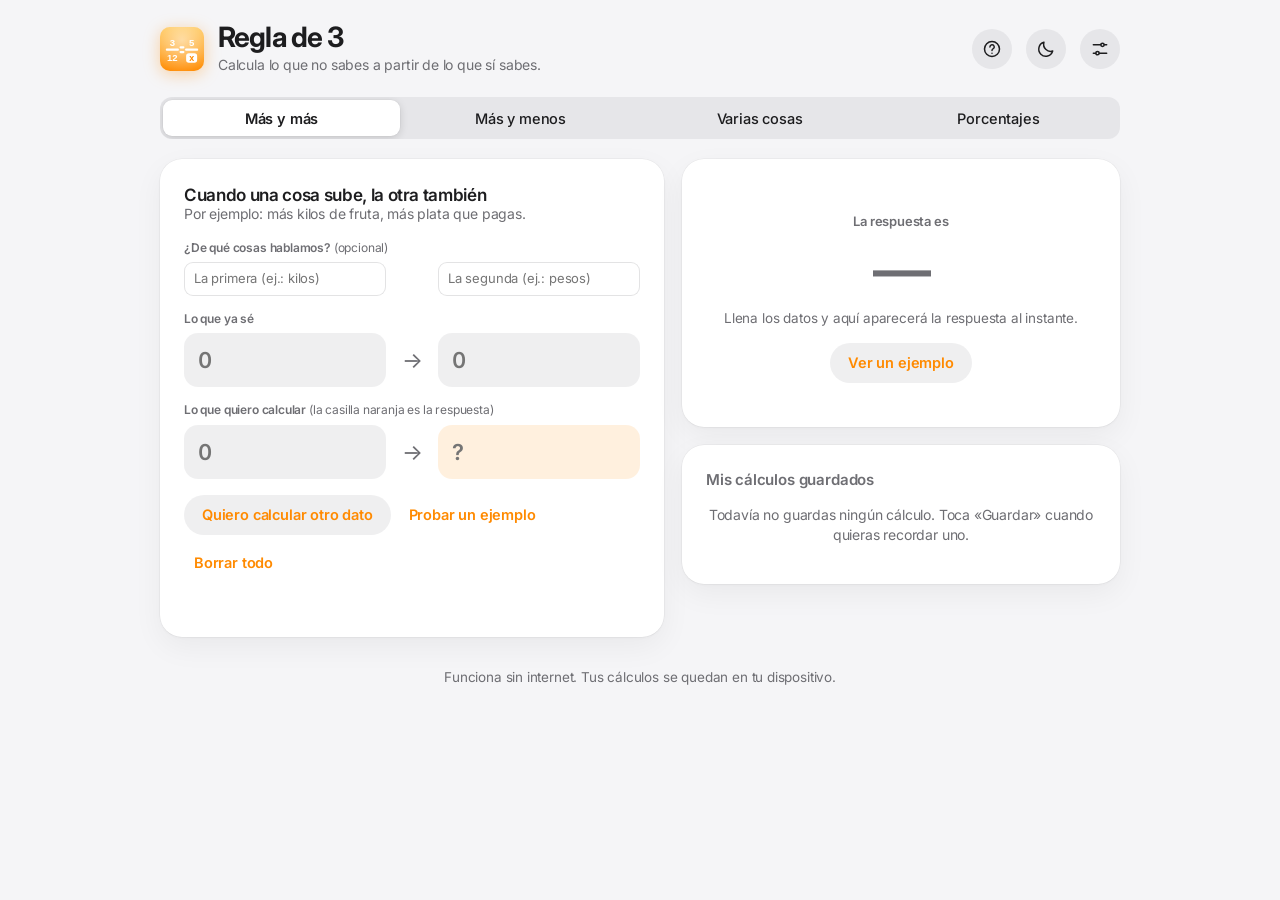
<file: ui/index.html>
<!doctype html>
<html lang="es" data-tema="auto">
<head>
<meta charset="utf-8">
<meta name="viewport" content="width=device-width,initial-scale=1,viewport-fit=cover">
<meta name="color-scheme" content="light dark">
<title>Regla de 3</title>
<link rel="icon" href="icono.svg">
<link rel="stylesheet" href="css/app.css">
</head>
<body>
<div class="wrap">
 <header>
  <img class="mk" src="icono.svg" alt="" width="44" height="44">
  <div><h1>Regla de 3</h1><p>Calcula lo que no sabes a partir de lo que sí sabes.</p></div>
  <span class="sp"></span>
  <button class="ib" id="b-ayuda" aria-label="Ayuda: ¿cuál elijo?"><svg viewBox="0 0 24 24"><circle cx="12" cy="12" r="9"/><path d="M9.5 9.5a2.6 2.6 0 1 1 3.7 2.4c-.8.4-1.2.9-1.2 1.8M12 17h.01"/></svg></button><button class="ib" id="b-tema" aria-label="Cambiar entre modo claro y oscuro"><svg viewBox="0 0 24 24" id="ic-tema"><circle cx="12" cy="12" r="4"/><path d="M12 3v2M12 19v2M3 12h2M19 12h2M5.6 5.6 7 7M17 17l1.4 1.4M18.4 5.6 17 7M7 17l-1.4 1.4"/></svg></button><button class="ib" id="b-aj" aria-label="Ajustes"><svg viewBox="0 0 24 24"><path d="M4 7h9M17 7h3M4 17h3M11 17h9"/><circle cx="15" cy="7" r="2"/><circle cx="9" cy="17" r="2"/></svg></button>
 </header>
 <div class="seg" id="modos" role="group" aria-label="¿Qué quieres calcular?"><i class="th"></i>
  <button data-m="directa" aria-pressed="true">Más y más</button><button data-m="inversa" aria-pressed="false">Más y menos</button><button data-m="compuesta" aria-pressed="false">Varias cosas</button><button data-m="pct" aria-pressed="false">Porcentajes</button>
 </div>
 <div class="cols">
  <div><div class="card" id="form"></div></div>
  <div><div class="card" id="resultado"></div><div class="card" id="historial"></div></div>
 </div>
 <footer class="pie"><p>Funciona sin internet. Tus cálculos se quedan en tu dispositivo.</p></footer>
</div>
<dialog id="dlg-ayuda"><div class="b"><h3>¿Cuál elijo?</h3><p class="mut">Elige según lo que te pasa. Toca un ejemplo para probarlo.</p><div id="ayuda-lista"></div><div style="text-align:right;margin-top:12px"><button class="btn p" id="ay-ok">Entendido</button></div></div></dialog>
<dialog id="dlg-aj"><div class="b"><h3>Ajustes</h3>
 <div class="row"><span>Cuántos decimales mostrar</span><select id="aj-dec"><option>0</option><option>1</option><option selected>2</option><option>3</option><option>4</option><option>6</option></select></div>
 <div class="row"><span>Colores</span><select id="aj-tema"><option value="auto">Automático (como tu dispositivo)</option><option value="claro">Modo claro</option><option value="oscuro">Modo oscuro</option></select></div>
 <div class="row"><span>Mostrar los ceros del final</span><select id="aj-ceros"><option value="0">No</option><option value="1">Sí</option></select></div>
 <p style="color:var(--mut);font-size:13px;margin:14px 0 4px">Todo se calcula en tu dispositivo, sin internet. Lo que guardas se queda solo aquí.</p>
 <div style="text-align:right;margin-top:10px"><button class="btn p" id="aj-ok">Listo</button></div></div></dialog>
<div class="toast" id="toast"></div>
<script src="js/dispositivo.js"></script>
<script src="js/regla3.js"></script>
<script src="js/ui.js"></script>
</body>
</html>
</file>
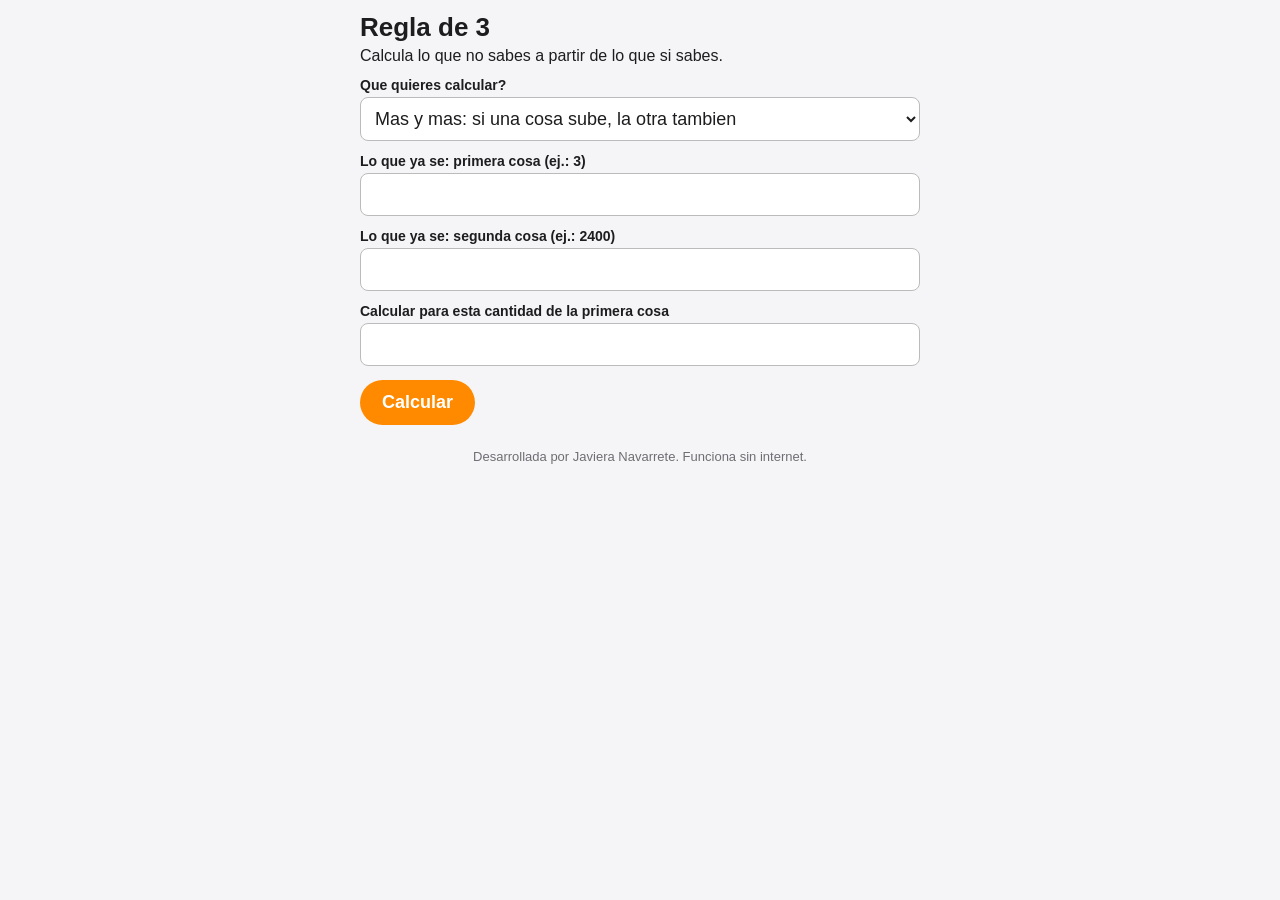
<file: web-antigua/index.html>
<!DOCTYPE html>
<html lang="es"><head><meta charset="utf-8"><meta name="viewport" content="width=device-width,initial-scale=1"><title>Regla de 3</title>
<style>
body{margin:0;padding:12px;font-family:Arial,Helvetica,sans-serif;background:#f5f5f7;color:#1d1d1f;font-size:16px}
h1{font-size:26px;margin:0 0 4px}p{margin:4px 0}.c{max-width:560px;margin:0 auto}
label{display:block;font-weight:bold;margin:12px 0 4px;font-size:14px}
select,input{width:100%;box-sizing:border-box;font-size:18px;padding:10px;border:1px solid #bbb;border-radius:8px;background:#fff;color:#1d1d1f}
button{font-size:18px;padding:12px 22px;margin-top:14px;border:0;border-radius:24px;background:#ff8a00;color:#fff;font-weight:bold}
#res{font-size:24px;font-weight:bold;margin-top:16px}#pasos{margin-top:10px;font-size:15px;line-height:1.45}
.pie{margin-top:24px;color:#6e6e73;font-size:13px;text-align:center}
</style></head><body><div class="c">
<h1>Regla de 3</h1><p>Calcula lo que no sabes a partir de lo que si sabes.</p>
<label for="t">Que quieres calcular?</label><select id="t"></select>
<label id="l0" for="e0"></label><input id="e0" type="text">
<label id="l1" for="e1"></label><input id="e1" type="text">
<label id="l2" for="e2"></label><input id="e2" type="text">
<button id="b" type="button">Calcular</button>
<div id="res"></div><div id="pasos"></div>
<div class="pie">Desarrollada por Javiera Navarrete. Funciona sin internet.</div></div>
<script src="regla.js"></script>
<script>
(function(){var t=document.getElementById("t"),i,n=Regla.T.NOMBRES;for(i=0;i<n.length;i++){var o=document.createElement("option");o.value=i;o.appendChild(document.createTextNode(n[i]));t.appendChild(o);}
function g(id){return document.getElementById(id);}
function et(){var e=Regla.T.etiquetas(+t.value),k;for(k=0;k<3;k++){g("l"+k).innerHTML=e[k];var d=e[k]?"block":"none";g("l"+k).style.display=d;g("e"+k).style.display=d;}g("res").innerHTML="";g("pasos").innerHTML="";}
t.onchange=et;et();
g("b").onclick=function(){var r=Regla.T.calcular(+t.value,[g("e0").value,g("e1").value,g("e2").value],2);if(!r.ok){g("res").innerHTML=r.error;g("pasos").innerHTML="";return;}
var h="Como se calculo:<br>",k;g("res").innerHTML="La respuesta es: "+Regla.fmt(r.x,2)+(r.extra?"<br><span style='font-size:15px;font-weight:normal'>"+r.extra+"</span>":"");for(k=0;k<r.pasos.length;k++)h+=(k+1)+". "+r.pasos[k]+"<br>";g("pasos").innerHTML=h;};})();
</script></body></html>
</file>
<file: ui/css/app.css>
@font-face{font-family:"Inter";font-weight:400;src:url(../fuentes/Inter-400.ttf) format("truetype")}
@font-face{font-family:"Inter";font-weight:500;src:url(../fuentes/Inter-500.ttf) format("truetype")}
@font-face{font-family:"Inter";font-weight:600;src:url(../fuentes/Inter-600.ttf) format("truetype")}
@font-face{font-family:"Inter";font-weight:700;src:url(../fuentes/InterDisplay-700.ttf) format("truetype")}
:root{--bg:#F5F5F7;--sf:#fff;--sf2:#F5F5F7;--ink:#1D1D1F;--mut:#6E6E73;--line:rgba(60,60,67,.14);--fill:rgba(120,120,128,.12);--ac:#FF8A00;--ac-ink:#fff;--ac-soft:rgba(255,138,0,.13);--ok:#248A3D;--bad:#D70015;--bad-soft:rgba(255,59,48,.12);
 --sh:0 0 0 .5px rgba(0,0,0,.06),0 1px 3px rgba(0,0,0,.03),0 10px 30px rgba(0,0,0,.05);--sans:"Inter",-apple-system,BlinkMacSystemFont,"SF Pro Text","Segoe UI Variable Text","Segoe UI",Roboto,Arial,sans-serif;--sp:cubic-bezier(.32,1.25,.5,1);color-scheme:light}
@media (prefers-color-scheme:dark){:root:not([data-tema="claro"]){--bg:#000;--sf:#1C1C1E;--sf2:#2C2C2E;--ink:#F5F5F7;--mut:#98989D;--line:rgba(235,235,245,.16);--fill:rgba(120,120,128,.28);--ac:#FF9F0A;--ac-ink:#1a1100;--ac-soft:rgba(255,159,10,.2);--ok:#30D158;--bad:#FF453A;--bad-soft:rgba(255,69,58,.18);--sh:0 0 0 .5px rgba(255,255,255,.07);color-scheme:dark}}
:root[data-tema="oscuro"]{--bg:#000;--sf:#1C1C1E;--sf2:#2C2C2E;--ink:#F5F5F7;--mut:#98989D;--line:rgba(235,235,245,.16);--fill:rgba(120,120,128,.28);--ac:#FF9F0A;--ac-ink:#1a1100;--ac-soft:rgba(255,159,10,.2);--ok:#30D158;--bad:#FF453A;--bad-soft:rgba(255,69,58,.18);--sh:0 0 0 .5px rgba(255,255,255,.07);color-scheme:dark}
*{box-sizing:border-box}html,body{margin:0;background:var(--bg);color:var(--ink);font:16px/1.47 var(--sans);letter-spacing:-.011em;-webkit-font-smoothing:antialiased;accent-color:var(--ac)}
button,input,select{font:inherit;color:inherit;letter-spacing:inherit}button{cursor:pointer}
:focus-visible{outline:0;box-shadow:0 0 0 4px color-mix(in srgb,var(--ac) 40%,transparent)}
.wrap{max-width:1040px;margin:0 auto;padding:max(22px,env(safe-area-inset-top)) clamp(16px,3.4vw,40px) calc(40px + env(safe-area-inset-bottom))}
header{display:flex;align-items:center;gap:14px;margin-bottom:22px}
header .mk{width:44px;height:44px;flex:none;filter:drop-shadow(0 3px 8px rgba(255,138,0,.35))}
header h1{font-size:28px;font-weight:700;letter-spacing:-.03em;margin:0;line-height:1.1}header p{margin:2px 0 0;color:var(--mut);font-size:14px}
header .sp{flex:1}.ib{width:40px;height:40px;border-radius:50%;border:0;background:var(--fill);display:grid;place-items:center}.ib svg{width:20px;height:20px;stroke:var(--ink);fill:none;stroke-width:1.8;stroke-linecap:round;stroke-linejoin:round}
.seg{position:relative;display:flex;background:var(--fill);border-radius:12px;padding:3px;gap:2px;margin-bottom:20px;overflow:auto}
.seg .th{position:absolute;top:3px;bottom:3px;left:0;border-radius:9px;background:var(--sf);box-shadow:0 0 0 .5px rgba(0,0,0,.04),0 2px 8px rgba(0,0,0,.14);transition:transform .34s var(--sp),width .3s;pointer-events:none}
.seg button{position:relative;z-index:1;flex:1;border:0;background:transparent;min-height:36px;padding:0 14px;border-radius:9px;font-weight:500;font-size:14.5px;white-space:nowrap}
.seg button[aria-pressed="true"]{font-weight:600}
.cols{display:grid;grid-template-columns:minmax(0,1.15fr) minmax(0,1fr);gap:18px;align-items:start}
.card{background:var(--sf);border-radius:22px;box-shadow:var(--sh);padding:24px}
.card+.card{margin-top:18px}h2{font-size:15px;font-weight:600;margin:0 0 14px;color:var(--mut);text-transform:none}
.sub{display:flex;gap:6px;flex-wrap:wrap;margin-bottom:16px}.sub button{border:0;background:var(--fill);border-radius:99px;min-height:34px;padding:0 14px;font-size:13.5px;font-weight:500}.sub button[aria-pressed="true"]{background:var(--ac);color:var(--ac-ink)}
.grid4{display:grid;grid-template-columns:1fr 36px 1fr;gap:10px 8px;align-items:center}
.lab{font-size:12px;font-weight:600;color:var(--mut);margin-bottom:5px;display:block}
.fld{position:relative}.fld input{width:100%;min-height:54px;border:0;border-radius:14px;background:var(--fill);padding:0 14px;font-size:22px;font-weight:600;letter-spacing:-.02em;font-variant-numeric:tabular-nums;transition:box-shadow .15s,background .15s}
.fld input:focus{outline:0;background:var(--sf);box-shadow:0 0 0 4px color-mix(in srgb,var(--ac) 40%,transparent)}
.fld.inc input{background:var(--ac-soft);color:var(--ac);cursor:default}.fld.err input{box-shadow:0 0 0 2px var(--bad)}
.fld .u{position:absolute;right:12px;top:50%;transform:translateY(-50%);font-size:12px;color:var(--mut);pointer-events:none}
.arrow{text-align:center;color:var(--mut);font-size:22px}.nm{display:grid;grid-template-columns:1fr 36px 1fr;gap:8px;margin-bottom:12px}
.nm input{width:100%;min-height:34px;border:0;border-radius:9px;background:transparent;box-shadow:inset 0 0 0 1px var(--line);padding:0 10px;font-size:13px}
.rowlab{font-size:12px;font-weight:600;color:var(--mut);margin:14px 0 6px}
.btn{display:inline-flex;align-items:center;justify-content:center;gap:7px;min-height:40px;padding:0 18px;border:0;border-radius:99px;background:var(--fill);color:var(--ac);font-weight:600;font-size:14.5px;transition:transform .15s,filter .15s}
.btn:active{transform:scale(.97)}.btn.p{background:var(--ac);color:var(--ac-ink)}.btn.g{background:transparent;padding:0 10px}
.res{text-align:center;padding:26px 16px 20px}.res small{color:var(--mut);font-weight:600;font-size:13px}.res .v{font-size:clamp(38px,7vw,58px);font-weight:700;letter-spacing:-.04em;line-height:1.1;margin:6px 0;word-break:break-all;font-variant-numeric:tabular-nums}
.res .v.vac{color:var(--mut);font-weight:600}.res .ex{color:var(--mut);font-size:13.5px}
.acts{display:flex;gap:8px;justify-content:center;margin-top:14px;flex-wrap:wrap}
.pasos{margin:0;padding:0;list-style:none;counter-reset:p}.pasos li{counter-increment:p;position:relative;padding:10px 0 10px 40px;border-bottom:.5px solid var(--line);font-size:15px}
.pasos li:last-child{border:0;font-weight:600}.pasos li::before{content:counter(p);position:absolute;left:0;top:10px;width:26px;height:26px;border-radius:50%;background:var(--ac-soft);color:var(--ac);display:grid;place-items:center;font-size:13px;font-weight:700}
.frm{background:var(--sf2);border-radius:12px;padding:10px 14px;margin:0 0 10px;font-weight:600;text-align:center}
.msg{color:var(--bad);font-size:13.5px;margin-top:10px;min-height:20px}
.hist{margin:0;padding:0;list-style:none}.hist li{display:flex;gap:10px;align-items:center;padding:11px 0;border-bottom:.5px solid var(--line);cursor:pointer}
.hist li:last-child{border:0}.hist b{font-variant-numeric:tabular-nums}.hist small{color:var(--mut);display:block}.hist .t{flex:1;min-width:0}.hist .t span{display:block;white-space:nowrap;overflow:hidden;text-overflow:ellipsis}
.vacio{color:var(--mut);text-align:center;padding:14px 0;font-size:14px}
.lnk{border:0;background:transparent;color:var(--ac);font-weight:600;padding:6px 0;font-size:14px}
dialog{border:0;border-radius:22px;padding:0;width:min(440px,92vw);background:var(--sf);color:var(--ink);box-shadow:0 24px 80px rgba(0,0,0,.35)}dialog::backdrop{background:rgba(0,0,0,.35);backdrop-filter:blur(6px)}
dialog .b{padding:22px 24px}dialog h3{margin:0 0 14px;font-size:20px;letter-spacing:-.02em}dialog .row{display:flex;align-items:center;gap:12px;padding:12px 0;border-bottom:.5px solid var(--line)}dialog .row:last-child{border:0}dialog .row span{flex:1}
dialog select{border:0;background:var(--fill);border-radius:10px;min-height:38px;padding:0 10px}
.toast{position:fixed;left:50%;bottom:26px;transform:translate(-50%,20px);background:var(--ink);color:var(--bg);padding:10px 18px;border-radius:99px;font-weight:600;font-size:14px;opacity:0;pointer-events:none;transition:all .3s var(--sp);z-index:9}.toast.on{opacity:1;transform:translate(-50%,0)}
.tg{display:flex;background:var(--fill);border-radius:99px;padding:2px}.tg button{border:0;background:transparent;border-radius:99px;min-height:30px;padding:0 12px;font-size:13px;font-weight:600;color:var(--mut)}.tg button[aria-pressed="true"]{background:var(--sf);color:var(--ink);box-shadow:0 1px 4px rgba(0,0,0,.18)}
.crow{display:grid;grid-template-columns:1fr 1fr auto;gap:8px;align-items:end;margin-bottom:10px}.crow .x{width:34px;height:34px;border:0;border-radius:50%;background:var(--fill);color:var(--mut);margin-bottom:10px}
.crow .tg{grid-column:1/-1}
/* adaptación por dispositivo */
html[data-ventana="compacta"] .cols,html[data-ventana="media"][data-orientacion="vertical"] .cols{grid-template-columns:1fr}
html[data-altura="baja"] .wrap{padding-top:12px}html[data-altura="baja"] header{margin-bottom:12px}html[data-altura="baja"] header p{display:none}
html[data-altura="baja"][data-orientacion="horizontal"] .cols{grid-template-columns:1fr 1fr}
html[data-entrada="tactil"] .btn{min-height:46px}html[data-entrada="tactil"] .fld input{min-height:58px}html[data-entrada="tactil"] .sub button{min-height:40px}
html[data-ventana="compacta"] .card{padding:18px;border-radius:20px}html[data-ventana="compacta"] header h1{font-size:24px}
@media (prefers-reduced-motion:reduce){*{transition:none!important;animation:none!important}}

html[data-ventana="compacta"] .seg button{padding:0 8px;font-size:14px}

.mut{color:var(--mut);font-size:14px;margin:0 0 12px}
.pie{margin-top:30px;text-align:center;color:var(--mut);font-size:13.5px;line-height:1.6}.pie p{margin:0}.pie b{color:var(--ink);font-weight:600}
.sub-t{color:var(--mut);font-size:14px;margin:-8px 0 14px}
.ej{display:flex;gap:12px;align-items:center;padding:12px 0;border-bottom:.5px solid var(--line)}.ej:last-child{border:0}.ej .t{flex:1}.ej b{display:block}.ej small{color:var(--mut);display:block;line-height:1.4}
.hint{color:var(--bad);font-size:13.5px;margin-top:10px;display:none}.hint.on{display:block}
.lead{font-weight:600;margin:0 0 4px;font-size:17px;letter-spacing:-.02em}

html[data-tema="oscuro"] .seg .th{background:var(--sf2)}
@media (prefers-color-scheme:dark){html:not([data-tema="claro"]) .seg .th{background:var(--sf2)}}
</file>
